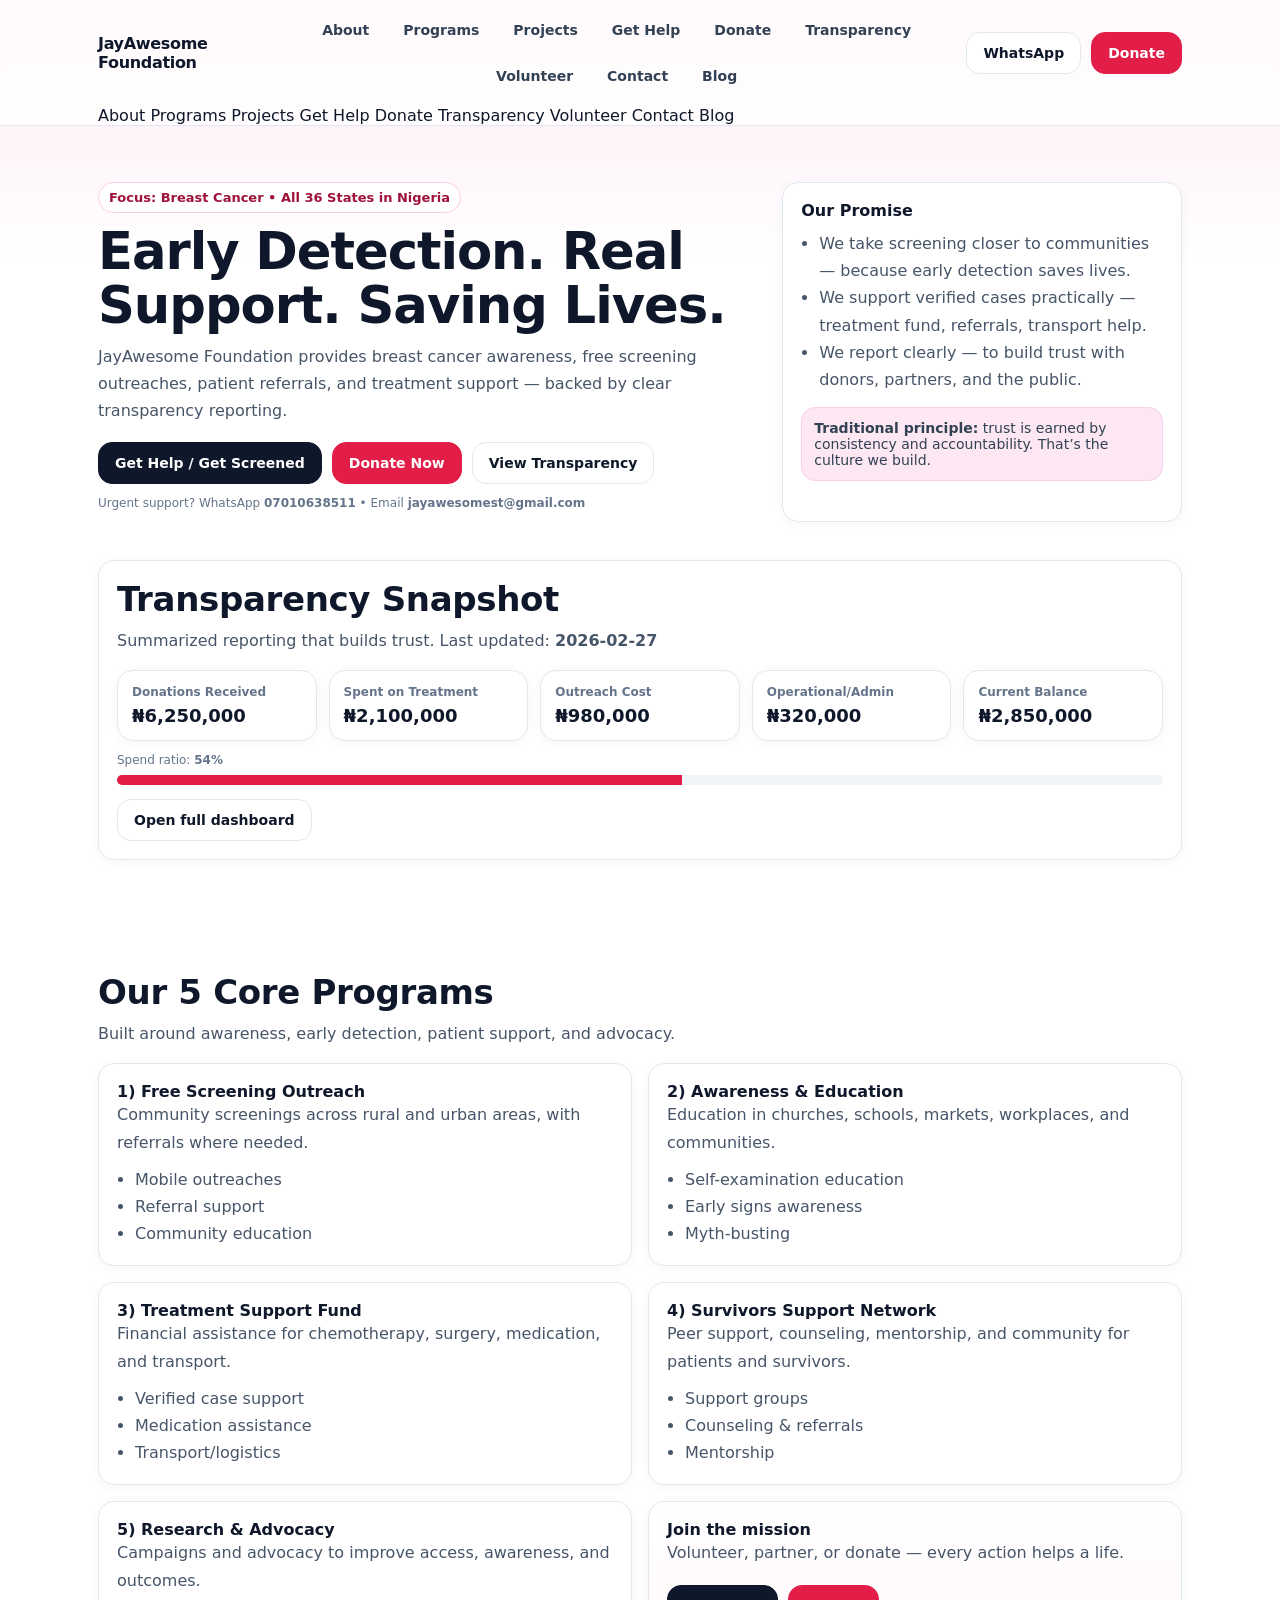
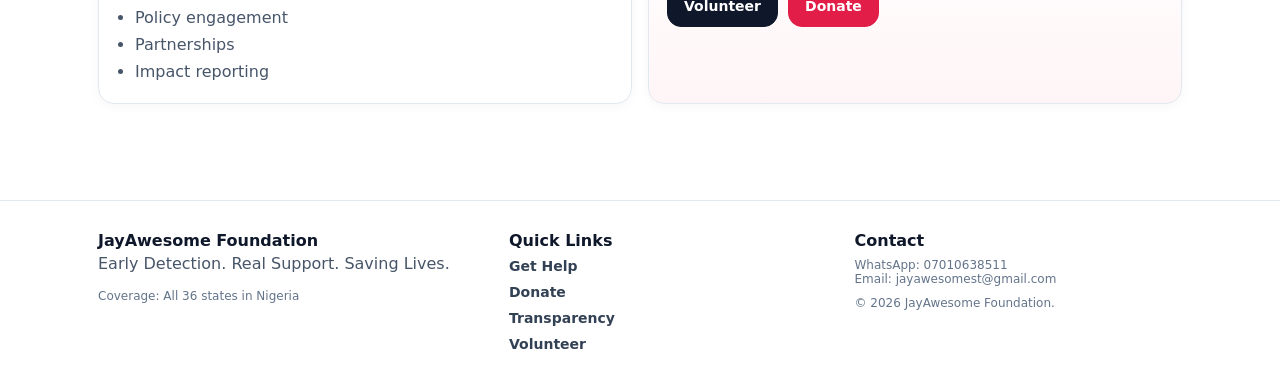
<file: index.html>
<!doctype html>
<html lang="en">
<head>
  <meta charset="utf-8" />
  <meta name="viewport" content="width=device-width, initial-scale=1" />
  <title>JayAwesome Foundation</title>
  <meta name="description" content="Breast cancer awareness, screening outreach, and treatment support across all 36 states in Nigeria." />
  <link rel="stylesheet" href="assets/css/styles.css" />
</head>
<body>

<header>
  <div class="container">
    <div class="navbar">
      <a class="brand" href="index.html">JayAwesome Foundation</a>

      <nav class="navlinks" aria-label="Primary Navigation">
        <a href="about.html">About</a>
        <a href="programs.html">Programs</a>
        <a href="projects.html">Projects</a>
        <a href="get-help.html">Get Help</a>
        <a href="donate.html">Donate</a>
        <a href="transparency.html">Transparency</a>
        <a href="volunteer.html">Volunteer</a>
        <a href="contact.html">Contact</a>
        <a href="blog.html">Blog</a>
      </nav>

      <div class="nav-actions">
        <button class="btn mobile-toggle" data-mobile-toggle aria-expanded="false">Menu</button>
        <a class="btn" href="https://wa.me/2347010638511" target="_blank" rel="noreferrer">WhatsApp</a>
        <a class="btn btn-primary" href="donate.html">Donate</a>
      </div>
    </div>

    <div class="mobile-panel" data-mobile-panel>
      <a href="about.html">About</a>
      <a href="programs.html">Programs</a>
      <a href="projects.html">Projects</a>
      <a href="get-help.html">Get Help</a>
      <a href="donate.html">Donate</a>
      <a href="transparency.html">Transparency</a>
      <a href="volunteer.html">Volunteer</a>
      <a href="contact.html">Contact</a>
      <a href="blog.html">Blog</a>
    </div>
  </div>
</header>

<section class="hero">
  <div class="container">
    <div class="hero-wrap">
      <div>
        <div class="badge">Focus: Breast Cancer • All 36 States in Nigeria</div>
        <h1 class="h1">Early Detection. Real Support. Saving Lives.</h1>
        <p class="p">
          JayAwesome Foundation provides breast cancer awareness, free screening outreaches,
          patient referrals, and treatment support — backed by clear transparency reporting.
        </p>

        <div class="btnrow">
          <a class="btn btn-dark" href="get-help.html">Get Help / Get Screened</a>
          <a class="btn btn-primary" href="donate.html">Donate Now</a>
          <a class="btn" href="transparency.html">View Transparency</a>
        </div>

        <p class="small" style="margin-top:12px">
          Urgent support? WhatsApp <b>07010638511</b> • Email <b>jayawesomest@gmail.com</b>
        </p>
      </div>

      <div class="card promise">
        <div style="font-weight:900;">Our Promise</div>
        <ul>
          <li>We take screening closer to communities — because early detection saves lives.</li>
          <li>We support verified cases practically — treatment fund, referrals, transport help.</li>
          <li>We report clearly — to build trust with donors, partners, and the public.</li>
        </ul>
        <div class="note">
          <b>Traditional principle:</b> trust is earned by consistency and accountability.
          That’s the culture we build.
        </div>
      </div>
    </div>
  </div>
</section>

<section class="section" style="padding-top:18px">
  <div class="container">
    <div class="card" data-ledger data-ledger-src="data/ledger.json">
      <h2 class="h2">Transparency Snapshot</h2>
      <p class="p">Summarized reporting that builds trust. Last updated: <b data-last-updated>—</b></p>

      <div style="margin-top:16px" class="kpi">
        <div class="card k">
          <div class="label">Donations Received</div>
          <div class="value" data-kpi-donations>—</div>
        </div>
        <div class="card k">
          <div class="label">Spent on Treatment</div>
          <div class="value" data-kpi-treatment>—</div>
        </div>
        <div class="card k">
          <div class="label">Outreach Cost</div>
          <div class="value" data-kpi-outreach>—</div>
        </div>
        <div class="card k">
          <div class="label">Operational/Admin</div>
          <div class="value" data-kpi-admin>—</div>
        </div>
        <div class="card k">
          <div class="label">Current Balance</div>
          <div class="value" data-kpi-balance>—</div>
        </div>
      </div>

      <div class="progress">
        <div class="small">Spend ratio: <b data-spend-pct>—</b></div>
        <div class="bar" style="margin-top:8px"><div data-spend-bar></div></div>
      </div>

      <div class="btnrow" style="margin-top:14px">
        <a class="btn" href="transparency.html">Open full dashboard</a>
      </div>
    </div>
  </div>
</section>

<section class="section">
  <div class="container">
    <h2 class="h2">Our 5 Core Programs</h2>
    <p class="p">Built around awareness, early detection, patient support, and advocacy.</p>

    <div class="grid grid-2" style="margin-top:16px">
      <div class="card">
        <div style="font-weight:900">1) Free Screening Outreach</div>
        <p class="p">Community screenings across rural and urban areas, with referrals where needed.</p>
        <ul class="list">
          <li>Mobile outreaches</li>
          <li>Referral support</li>
          <li>Community education</li>
        </ul>
      </div>

      <div class="card">
        <div style="font-weight:900">2) Awareness & Education</div>
        <p class="p">Education in churches, schools, markets, workplaces, and communities.</p>
        <ul class="list">
          <li>Self-examination education</li>
          <li>Early signs awareness</li>
          <li>Myth-busting</li>
        </ul>
      </div>

      <div class="card">
        <div style="font-weight:900">3) Treatment Support Fund</div>
        <p class="p">Financial assistance for chemotherapy, surgery, medication, and transport.</p>
        <ul class="list">
          <li>Verified case support</li>
          <li>Medication assistance</li>
          <li>Transport/logistics</li>
        </ul>
      </div>

      <div class="card">
        <div style="font-weight:900">4) Survivors Support Network</div>
        <p class="p">Peer support, counseling, mentorship, and community for patients and survivors.</p>
        <ul class="list">
          <li>Support groups</li>
          <li>Counseling & referrals</li>
          <li>Mentorship</li>
        </ul>
      </div>

      <div class="card">
        <div style="font-weight:900">5) Research & Advocacy</div>
        <p class="p">Campaigns and advocacy to improve access, awareness, and outcomes.</p>
        <ul class="list">
          <li>Policy engagement</li>
          <li>Partnerships</li>
          <li>Impact reporting</li>
        </ul>
      </div>

      <div class="card" style="background:linear-gradient(180deg,#fff, #fff5f7)">
        <div style="font-weight:900">Join the mission</div>
        <p class="p">Volunteer, partner, or donate — every action helps a life.</p>
        <div class="btnrow">
          <a class="btn btn-dark" href="volunteer.html">Volunteer</a>
          <a class="btn btn-primary" href="donate.html">Donate</a>
        </div>
      </div>
    </div>
  </div>
</section>

<footer class="footer">
  <div class="container">
    <div class="cols">
      <div>
        <div style="font-weight:900">JayAwesome Foundation</div>
        <p class="p">Early Detection. Real Support. Saving Lives.</p>
        <p class="small">Coverage: All 36 states in Nigeria</p>
      </div>
      <div>
        <div style="font-weight:900; margin-bottom:8px">Quick Links</div>
        <div class="grid" style="gap:10px">
          <a href="get-help.html">Get Help</a>
          <a href="donate.html">Donate</a>
          <a href="transparency.html">Transparency</a>
          <a href="volunteer.html">Volunteer</a>
        </div>
      </div>
      <div>
        <div style="font-weight:900; margin-bottom:8px">Contact</div>
        <div class="small">WhatsApp: 07010638511</div>
        <div class="small">Email: jayawesomest@gmail.com</div>
        <div class="small" style="margin-top:10px">© <span data-year></span> JayAwesome Foundation.</div>
      </div>
    </div>
  </div>
</footer>

<script src="assets/js/main.js"></script>
<script src="assets/js/ledger.js"></script>
</body>
</html>
</file>
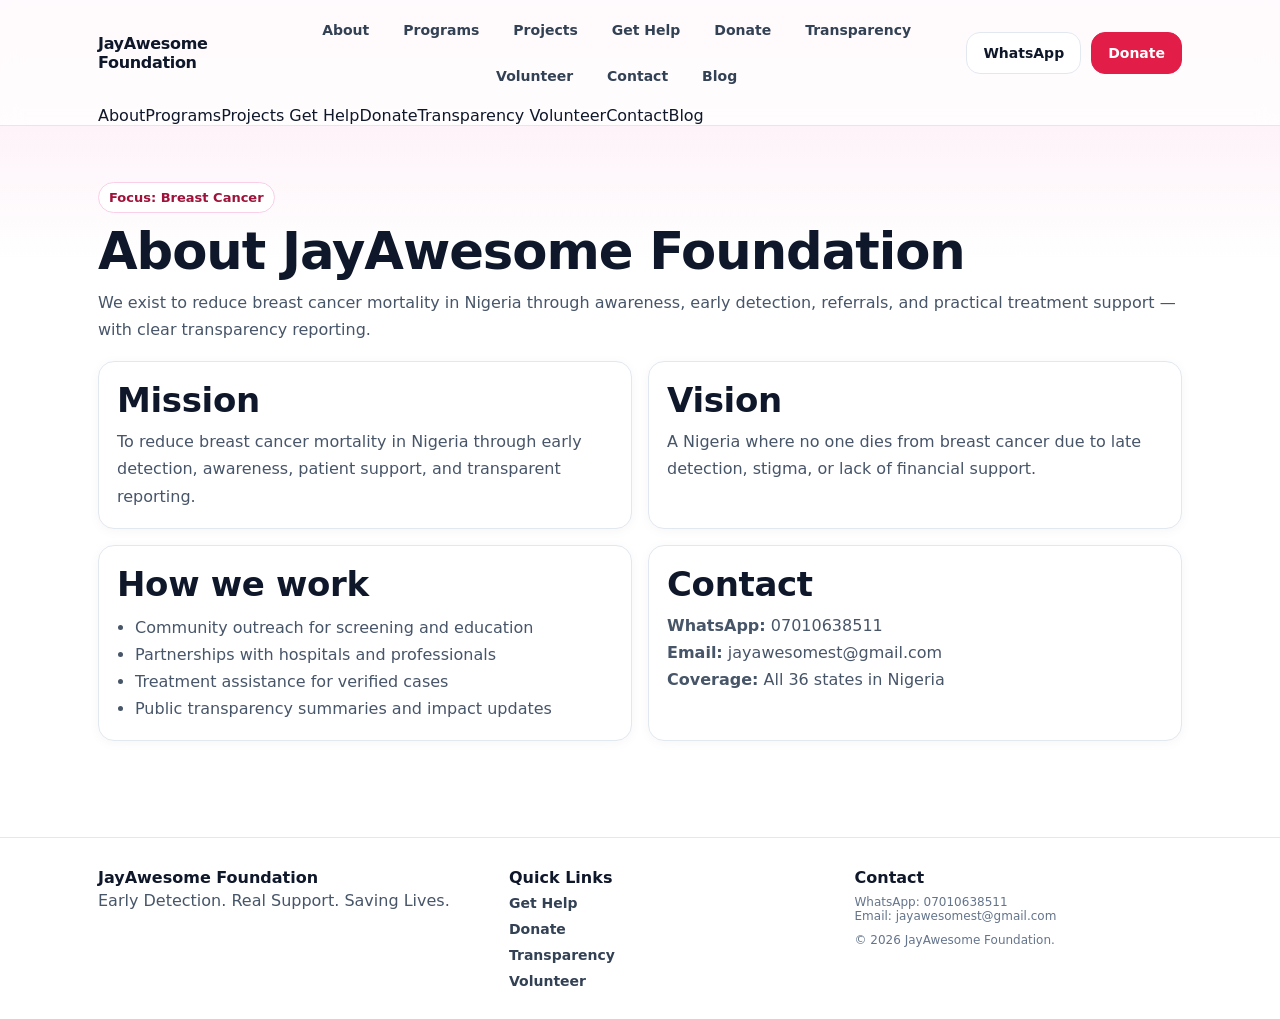
<file: about.html>
<!doctype html><html lang="en"><head>
<meta charset="utf-8"/><meta name="viewport" content="width=device-width,initial-scale=1"/>
<title>About • JayAwesome Foundation</title>
<link rel="stylesheet" href="assets/css/styles.css"/></head><body>
<header><div class="container"><div class="navbar">
<a class="brand" href="index.html">JayAwesome Foundation</a>
<nav class="navlinks">
<a href="about.html">About</a><a href="programs.html">Programs</a><a href="projects.html">Projects</a>
<a href="get-help.html">Get Help</a><a href="donate.html">Donate</a><a href="transparency.html">Transparency</a>
<a href="volunteer.html">Volunteer</a><a href="contact.html">Contact</a><a href="blog.html">Blog</a>
</nav>
<div class="nav-actions">
<button class="btn mobile-toggle" data-mobile-toggle aria-expanded="false">Menu</button>
<a class="btn" href="https://wa.me/2347010638511" target="_blank" rel="noreferrer">WhatsApp</a>
<a class="btn btn-primary" href="donate.html">Donate</a>
</div></div>
<div class="mobile-panel" data-mobile-panel>
<a href="about.html">About</a><a href="programs.html">Programs</a><a href="projects.html">Projects</a>
<a href="get-help.html">Get Help</a><a href="donate.html">Donate</a><a href="transparency.html">Transparency</a>
<a href="volunteer.html">Volunteer</a><a href="contact.html">Contact</a><a href="blog.html">Blog</a>
</div></div></header>

<section class="section"><div class="container">
<div class="badge">Focus: Breast Cancer</div>
<h1 class="h1">About JayAwesome Foundation</h1>
<p class="p">We exist to reduce breast cancer mortality in Nigeria through awareness, early detection, referrals, and practical treatment support — with clear transparency reporting.</p>

<div class="grid grid-2" style="margin-top:18px">
<div class="card"><h2 class="h2">Mission</h2>
<p class="p">To reduce breast cancer mortality in Nigeria through early detection, awareness, patient support, and transparent reporting.</p></div>

<div class="card"><h2 class="h2">Vision</h2>
<p class="p">A Nigeria where no one dies from breast cancer due to late detection, stigma, or lack of financial support.</p></div>

<div class="card"><h2 class="h2">How we work</h2>
<ul class="list">
<li>Community outreach for screening and education</li>
<li>Partnerships with hospitals and professionals</li>
<li>Treatment assistance for verified cases</li>
<li>Public transparency summaries and impact updates</li>
</ul></div>

<div class="card"><h2 class="h2">Contact</h2>
<p class="p"><b>WhatsApp:</b> 07010638511<br/><b>Email:</b> jayawesomest@gmail.com<br/><b>Coverage:</b> All 36 states in Nigeria</p>
</div>
</div></div></section>

<footer class="footer"><div class="container"><div class="cols">
<div><div style="font-weight:900">JayAwesome Foundation</div><p class="p">Early Detection. Real Support. Saving Lives.</p></div>
<div><div style="font-weight:900;margin-bottom:8px">Quick Links</div>
<div class="grid" style="gap:10px"><a href="get-help.html">Get Help</a><a href="donate.html">Donate</a><a href="transparency.html">Transparency</a><a href="volunteer.html">Volunteer</a></div></div>
<div><div style="font-weight:900;margin-bottom:8px">Contact</div>
<div class="small">WhatsApp: 07010638511</div><div class="small">Email: jayawesomest@gmail.com</div>
<div class="small" style="margin-top:10px">© <span data-year></span> JayAwesome Foundation.</div></div>
</div></div></footer>
<script src="assets/js/main.js"></script></body></html>
</file>
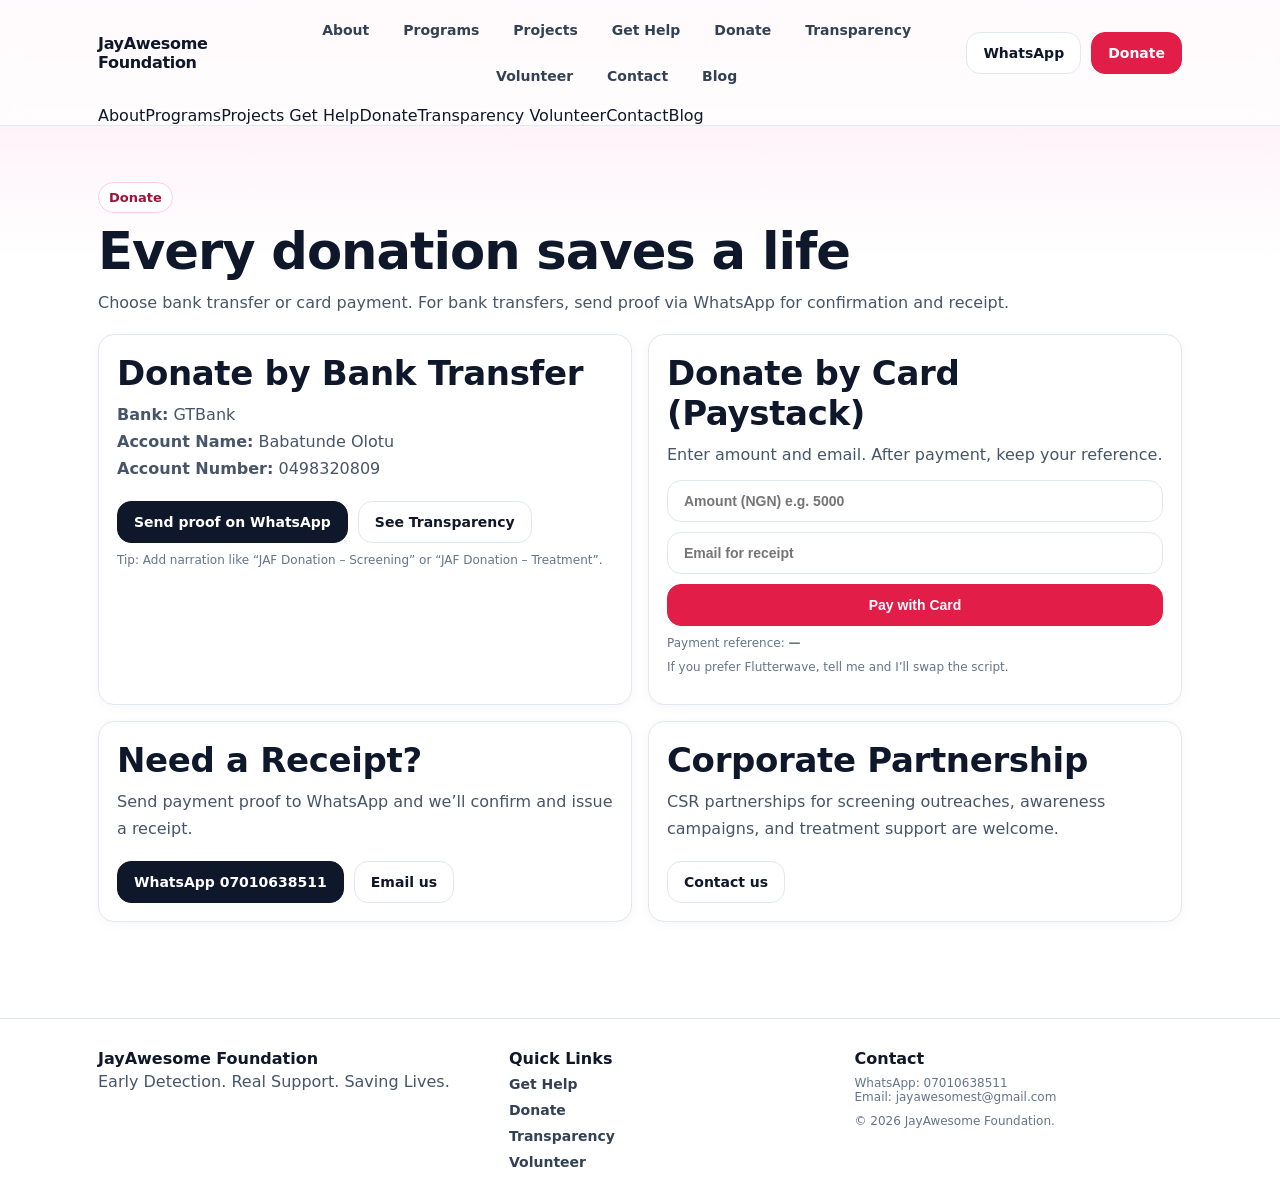
<file: donate.html>
<!doctype html><html lang="en"><head>
<meta charset="utf-8"/><meta name="viewport" content="width=device-width,initial-scale=1"/>
<title>Donate • JayAwesome Foundation</title>
<link rel="stylesheet" href="assets/css/styles.css"/></head><body>
<header><div class="container"><div class="navbar">
<a class="brand" href="index.html">JayAwesome Foundation</a>
<nav class="navlinks">
<a href="about.html">About</a><a href="programs.html">Programs</a><a href="projects.html">Projects</a>
<a href="get-help.html">Get Help</a><a href="donate.html">Donate</a><a href="transparency.html">Transparency</a>
<a href="volunteer.html">Volunteer</a><a href="contact.html">Contact</a><a href="blog.html">Blog</a>
</nav><div class="nav-actions">
<button class="btn mobile-toggle" data-mobile-toggle aria-expanded="false">Menu</button>
<a class="btn" href="https://wa.me/2347010638511" target="_blank" rel="noreferrer">WhatsApp</a>
<a class="btn btn-primary" href="donate.html">Donate</a></div></div>
<div class="mobile-panel" data-mobile-panel>
<a href="about.html">About</a><a href="programs.html">Programs</a><a href="projects.html">Projects</a>
<a href="get-help.html">Get Help</a><a href="donate.html">Donate</a><a href="transparency.html">Transparency</a>
<a href="volunteer.html">Volunteer</a><a href="contact.html">Contact</a><a href="blog.html">Blog</a>
</div></div></header>

<section class="section"><div class="container">
<div class="badge">Donate</div>
<h1 class="h1">Every donation saves a life</h1>
<p class="p">Choose bank transfer or card payment. For bank transfers, send proof via WhatsApp for confirmation and receipt.</p>

<div class="grid grid-2" style="margin-top:18px">
<div class="card">
<h2 class="h2">Donate by Bank Transfer</h2>
<p class="p">
<b>Bank:</b> GTBank<br/>
<b>Account Name:</b> Babatunde Olotu<br/>
<b>Account Number:</b> 0498320809
</p>
<div class="btnrow">
<a class="btn btn-dark" href="https://wa.me/2347010638511" target="_blank" rel="noreferrer">Send proof on WhatsApp</a>
<a class="btn" href="transparency.html">See Transparency</a>
</div>
<p class="small" style="margin-top:10px">Tip: Add narration like “JAF Donation – Screening” or “JAF Donation – Treatment”.</p>
</div>

<div class="card">
<h2 class="h2">Donate by Card (Paystack)</h2>
<p class="p">Enter amount and email. After payment, keep your reference.</p>

<div class="grid" style="gap:10px; margin-top:12px">
  <input id="donateAmount" class="btn" style="justify-content:flex-start; width:100%" type="number" min="100" placeholder="Amount (NGN) e.g. 5000" />
  <input id="donorEmail" class="btn" style="justify-content:flex-start; width:100%" type="email" placeholder="Email for receipt" />
  <button class="btn btn-primary" data-paystack-btn style="width:100%">Pay with Card</button>
  <div class="small">Payment reference: <b data-paystack-ref>—</b></div>
</div>

<!-- Put your Paystack public key here -->
<div data-paystack-key="YOUR_PAYSTACK_PUBLIC_KEY_HERE" style="display:none"></div>

<p class="small" style="margin-top:10px">If you prefer Flutterwave, tell me and I’ll swap the script.</p>
</div>

<div class="card">
<h2 class="h2">Need a Receipt?</h2>
<p class="p">Send payment proof to WhatsApp and we’ll confirm and issue a receipt.</p>
<div class="btnrow">
<a class="btn btn-dark" href="https://wa.me/2347010638511" target="_blank" rel="noreferrer">WhatsApp 07010638511</a>
<a class="btn" href="mailto:jayawesomest@gmail.com">Email us</a>
</div>
</div>

<div class="card">
<h2 class="h2">Corporate Partnership</h2>
<p class="p">CSR partnerships for screening outreaches, awareness campaigns, and treatment support are welcome.</p>
<div class="btnrow"><a class="btn" href="contact.html">Contact us</a></div>
</div>

</div></div></section>

<footer class="footer"><div class="container"><div class="cols">
<div><div style="font-weight:900">JayAwesome Foundation</div><p class="p">Early Detection. Real Support. Saving Lives.</p></div>
<div><div style="font-weight:900;margin-bottom:8px">Quick Links</div>
<div class="grid" style="gap:10px"><a href="get-help.html">Get Help</a><a href="donate.html">Donate</a><a href="transparency.html">Transparency</a><a href="volunteer.html">Volunteer</a></div></div>
<div><div style="font-weight:900;margin-bottom:8px">Contact</div>
<div class="small">WhatsApp: 07010638511</div><div class="small">Email: jayawesomest@gmail.com</div>
<div class="small" style="margin-top:10px">© <span data-year></span> JayAwesome Foundation.</div></div>
</div></div></footer>

<script src="assets/js/main.js"></script>
<script src="https://js.paystack.co/v1/inline.js"></script>
<script src="assets/js/paystack.js"></script>
</body></html>
</file>
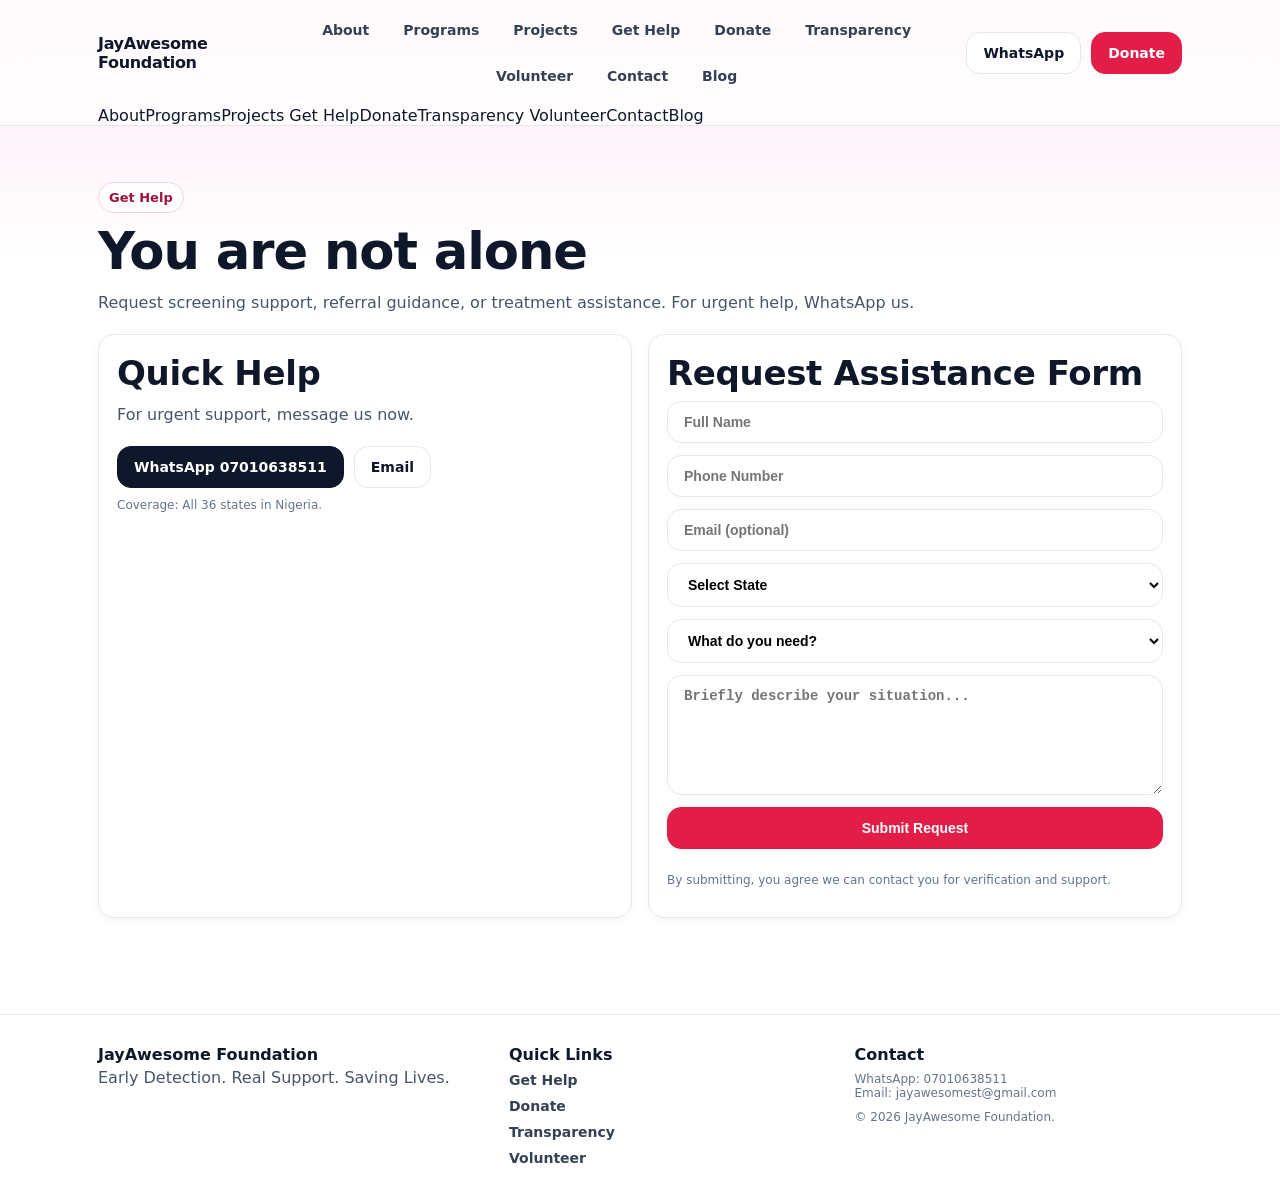
<file: get-help.html>
<!doctype html><html lang="en"><head>
<meta charset="utf-8"/><meta name="viewport" content="width=device-width,initial-scale=1"/>
<title>Get Help • JayAwesome Foundation</title>
<link rel="stylesheet" href="assets/css/styles.css"/></head><body>
<header><div class="container"><div class="navbar">
<a class="brand" href="index.html">JayAwesome Foundation</a>
<nav class="navlinks">
<a href="about.html">About</a><a href="programs.html">Programs</a><a href="projects.html">Projects</a>
<a href="get-help.html">Get Help</a><a href="donate.html">Donate</a><a href="transparency.html">Transparency</a>
<a href="volunteer.html">Volunteer</a><a href="contact.html">Contact</a><a href="blog.html">Blog</a>
</nav><div class="nav-actions">
<button class="btn mobile-toggle" data-mobile-toggle aria-expanded="false">Menu</button>
<a class="btn" href="https://wa.me/2347010638511" target="_blank" rel="noreferrer">WhatsApp</a>
<a class="btn btn-primary" href="donate.html">Donate</a></div></div>
<div class="mobile-panel" data-mobile-panel>
<a href="about.html">About</a><a href="programs.html">Programs</a><a href="projects.html">Projects</a>
<a href="get-help.html">Get Help</a><a href="donate.html">Donate</a><a href="transparency.html">Transparency</a>
<a href="volunteer.html">Volunteer</a><a href="contact.html">Contact</a><a href="blog.html">Blog</a>
</div></div></header>

<section class="section"><div class="container">
<div class="badge">Get Help</div>
<h1 class="h1">You are not alone</h1>
<p class="p">Request screening support, referral guidance, or treatment assistance. For urgent help, WhatsApp us.</p>

<div class="grid grid-2" style="margin-top:18px">
<div class="card">
<h2 class="h2">Quick Help</h2>
<p class="p">For urgent support, message us now.</p>
<div class="btnrow">
<a class="btn btn-dark" href="https://wa.me/2347010638511" target="_blank" rel="noreferrer">WhatsApp 07010638511</a>
<a class="btn" href="mailto:jayawesomest@gmail.com">Email</a>
</div>
<p class="small" style="margin-top:10px">Coverage: All 36 states in Nigeria.</p>
</div>

<div class="card">
<h2 class="h2">Request Assistance Form</h2>

<form action="https://formsubmit.co/jayawesomest@gmail.com" method="POST" class="grid" style="gap:12px">
  <!-- FormSubmit config -->
  <input type="hidden" name="_subject" value="New Help Request — JayAwesome Foundation" />
  <input type="hidden" name="_captcha" value="false" />
  <input type="hidden" name="_template" value="table" />
  <input type="hidden" name="_next" value="https://YOUR_GITHUB_PAGES_URL_HERE/thank-you.html" />

  <input class="btn" style="justify-content:flex-start; width:100%" name="Full Name" placeholder="Full Name" required />
  <input class="btn" style="justify-content:flex-start; width:100%" name="Phone" placeholder="Phone Number" required />
  <input class="btn" style="justify-content:flex-start; width:100%" name="Email" placeholder="Email (optional)" />

  <select class="btn" style="justify-content:flex-start; width:100%" name="State" required>
    <option value="">Select State</option>
    <option>Abia</option><option>Adamawa</option><option>Akwa Ibom</option><option>Anambra</option><option>Bauchi</option>
    <option>Bayelsa</option><option>Benue</option><option>Borno</option><option>Cross River</option><option>Delta</option>
    <option>Ebonyi</option><option>Edo</option><option>Ekiti</option><option>Enugu</option><option>FCT</option>
    <option>Gombe</option><option>Imo</option><option>Jigawa</option><option>Kaduna</option><option>Kano</option>
    <option>Katsina</option><option>Kebbi</option><option>Kogi</option><option>Kwara</option><option>Lagos</option>
    <option>Nasarawa</option><option>Niger</option><option>Ogun</option><option>Ondo</option><option>Osun</option>
    <option>Oyo</option><option>Plateau</option><option>Rivers</option><option>Sokoto</option><option>Taraba</option>
    <option>Yobe</option><option>Zamfara</option>
  </select>

  <select class="btn" style="justify-content:flex-start; width:100%" name="Need Type" required>
    <option value="">What do you need?</option>
    <option>Screening</option>
    <option>Referral</option>
    <option>Treatment Support</option>
    <option>Counseling</option>
    <option>Other</option>
  </select>

  <textarea class="btn" style="justify-content:flex-start; width:100%; min-height:120px" name="Message" placeholder="Briefly describe your situation..." required></textarea>

  <button class="btn btn-primary" type="submit" style="width:100%">Submit Request</button>
  <p class="small">By submitting, you agree we can contact you for verification and support.</p>
</form>

</div>
</div>
</div></section>

<footer class="footer"><div class="container"><div class="cols">
<div><div style="font-weight:900">JayAwesome Foundation</div><p class="p">Early Detection. Real Support. Saving Lives.</p></div>
<div><div style="font-weight:900;margin-bottom:8px">Quick Links</div>
<div class="grid" style="gap:10px"><a href="get-help.html">Get Help</a><a href="donate.html">Donate</a><a href="transparency.html">Transparency</a><a href="volunteer.html">Volunteer</a></div></div>
<div><div style="font-weight:900;margin-bottom:8px">Contact</div>
<div class="small">WhatsApp: 07010638511</div><div class="small">Email: jayawesomest@gmail.com</div>
<div class="small" style="margin-top:10px">© <span data-year></span> JayAwesome Foundation.</div></div>
</div></div></footer>
<script src="assets/js/main.js"></script></body></html>
</file>
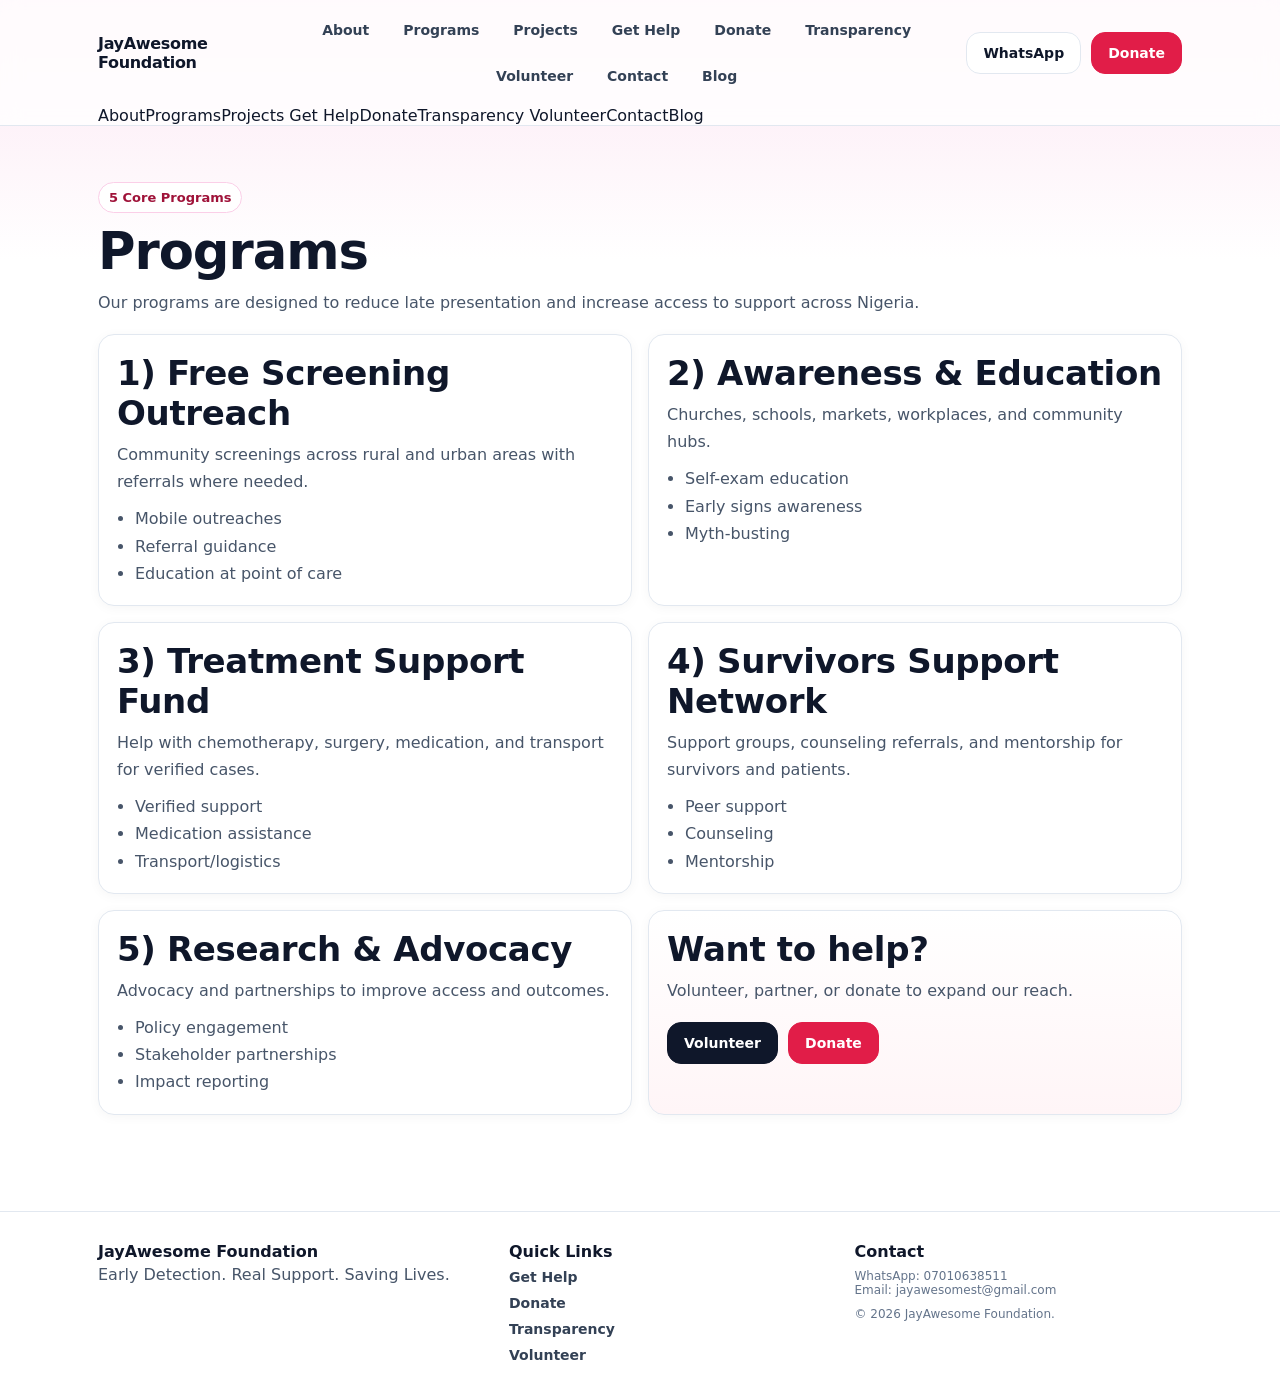
<file: programs.html>
<!doctype html><html lang="en"><head>
<meta charset="utf-8"/><meta name="viewport" content="width=device-width,initial-scale=1"/>
<title>Programs • JayAwesome Foundation</title>
<link rel="stylesheet" href="assets/css/styles.css"/></head><body>
<header><div class="container"><div class="navbar">
<a class="brand" href="index.html">JayAwesome Foundation</a>
<nav class="navlinks">
<a href="about.html">About</a><a href="programs.html">Programs</a><a href="projects.html">Projects</a>
<a href="get-help.html">Get Help</a><a href="donate.html">Donate</a><a href="transparency.html">Transparency</a>
<a href="volunteer.html">Volunteer</a><a href="contact.html">Contact</a><a href="blog.html">Blog</a>
</nav><div class="nav-actions">
<button class="btn mobile-toggle" data-mobile-toggle aria-expanded="false">Menu</button>
<a class="btn" href="https://wa.me/2347010638511" target="_blank" rel="noreferrer">WhatsApp</a>
<a class="btn btn-primary" href="donate.html">Donate</a></div></div>
<div class="mobile-panel" data-mobile-panel>
<a href="about.html">About</a><a href="programs.html">Programs</a><a href="projects.html">Projects</a>
<a href="get-help.html">Get Help</a><a href="donate.html">Donate</a><a href="transparency.html">Transparency</a>
<a href="volunteer.html">Volunteer</a><a href="contact.html">Contact</a><a href="blog.html">Blog</a>
</div></div></header>

<section class="section"><div class="container">
<div class="badge">5 Core Programs</div>
<h1 class="h1">Programs</h1>
<p class="p">Our programs are designed to reduce late presentation and increase access to support across Nigeria.</p>

<div class="grid grid-2" style="margin-top:18px">
<div class="card"><h2 class="h2">1) Free Screening Outreach</h2><p class="p">Community screenings across rural and urban areas with referrals where needed.</p><ul class="list"><li>Mobile outreaches</li><li>Referral guidance</li><li>Education at point of care</li></ul></div>
<div class="card"><h2 class="h2">2) Awareness & Education</h2><p class="p">Churches, schools, markets, workplaces, and community hubs.</p><ul class="list"><li>Self-exam education</li><li>Early signs awareness</li><li>Myth-busting</li></ul></div>
<div class="card"><h2 class="h2">3) Treatment Support Fund</h2><p class="p">Help with chemotherapy, surgery, medication, and transport for verified cases.</p><ul class="list"><li>Verified support</li><li>Medication assistance</li><li>Transport/logistics</li></ul></div>
<div class="card"><h2 class="h2">4) Survivors Support Network</h2><p class="p">Support groups, counseling referrals, and mentorship for survivors and patients.</p><ul class="list"><li>Peer support</li><li>Counseling</li><li>Mentorship</li></ul></div>
<div class="card"><h2 class="h2">5) Research & Advocacy</h2><p class="p">Advocacy and partnerships to improve access and outcomes.</p><ul class="list"><li>Policy engagement</li><li>Stakeholder partnerships</li><li>Impact reporting</li></ul></div>
<div class="card" style="background:linear-gradient(180deg,#fff,#fff5f7)"><h2 class="h2">Want to help?</h2><p class="p">Volunteer, partner, or donate to expand our reach.</p>
<div class="btnrow"><a class="btn btn-dark" href="volunteer.html">Volunteer</a><a class="btn btn-primary" href="donate.html">Donate</a></div></div>
</div></div></section>

<footer class="footer"><div class="container"><div class="cols">
<div><div style="font-weight:900">JayAwesome Foundation</div><p class="p">Early Detection. Real Support. Saving Lives.</p></div>
<div><div style="font-weight:900;margin-bottom:8px">Quick Links</div>
<div class="grid" style="gap:10px"><a href="get-help.html">Get Help</a><a href="donate.html">Donate</a><a href="transparency.html">Transparency</a><a href="volunteer.html">Volunteer</a></div></div>
<div><div style="font-weight:900;margin-bottom:8px">Contact</div>
<div class="small">WhatsApp: 07010638511</div><div class="small">Email: jayawesomest@gmail.com</div>
<div class="small" style="margin-top:10px">© <span data-year></span> JayAwesome Foundation.</div></div>
</div></div></footer>
<script src="assets/js/main.js"></script></body></html>
</file>
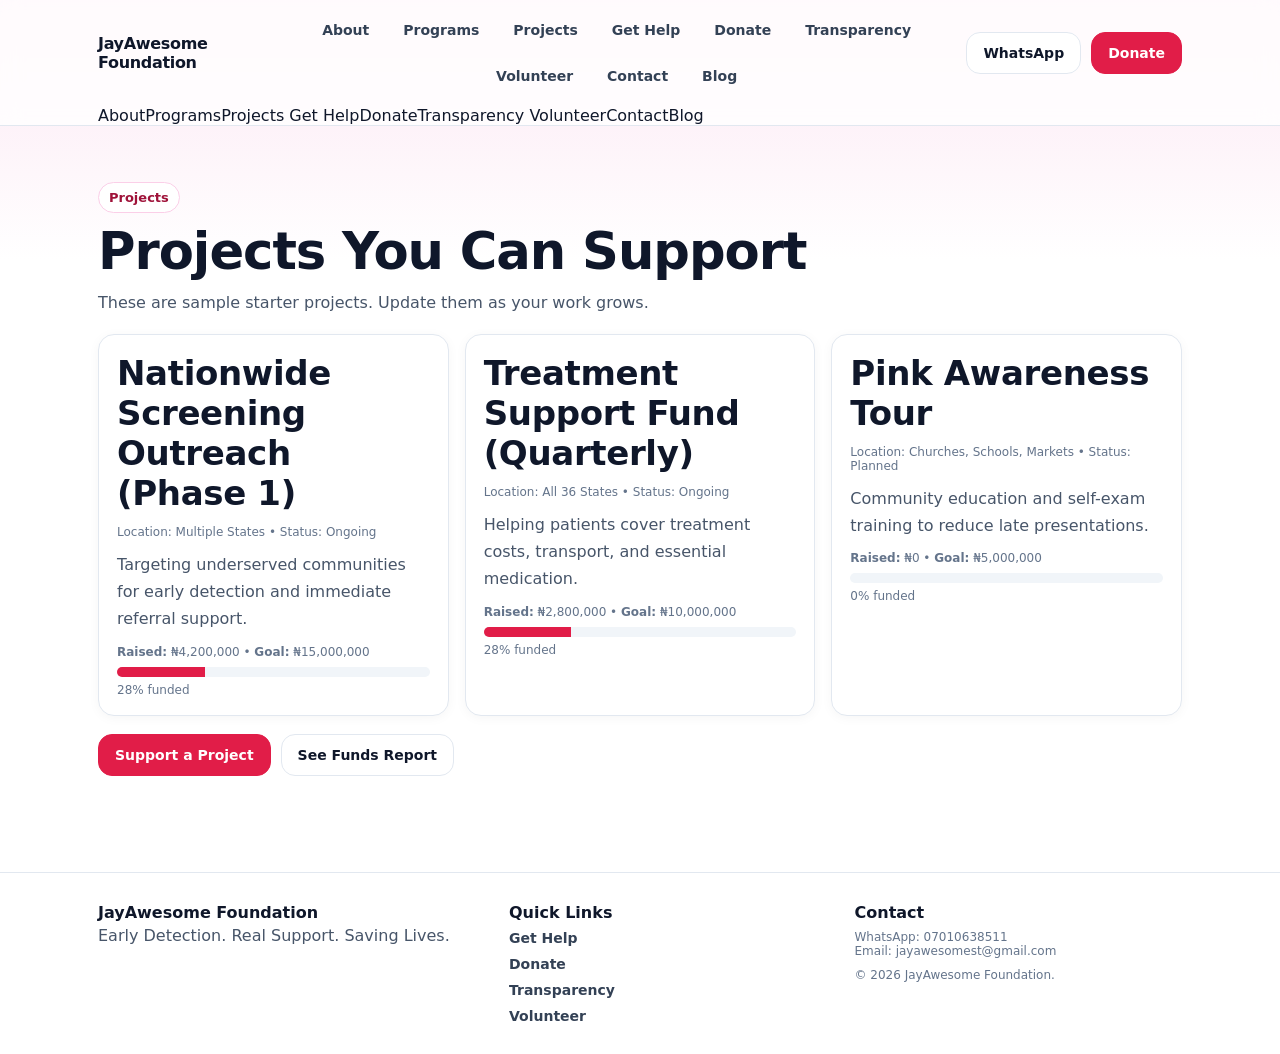
<file: projects.html>
<!doctype html><html lang="en"><head>
<meta charset="utf-8"/><meta name="viewport" content="width=device-width,initial-scale=1"/>
<title>Projects • JayAwesome Foundation</title>
<link rel="stylesheet" href="assets/css/styles.css"/></head><body>
<header><div class="container"><div class="navbar">
<a class="brand" href="index.html">JayAwesome Foundation</a>
<nav class="navlinks">
<a href="about.html">About</a><a href="programs.html">Programs</a><a href="projects.html">Projects</a>
<a href="get-help.html">Get Help</a><a href="donate.html">Donate</a><a href="transparency.html">Transparency</a>
<a href="volunteer.html">Volunteer</a><a href="contact.html">Contact</a><a href="blog.html">Blog</a>
</nav><div class="nav-actions">
<button class="btn mobile-toggle" data-mobile-toggle aria-expanded="false">Menu</button>
<a class="btn" href="https://wa.me/2347010638511" target="_blank" rel="noreferrer">WhatsApp</a>
<a class="btn btn-primary" href="donate.html">Donate</a></div></div>
<div class="mobile-panel" data-mobile-panel>
<a href="about.html">About</a><a href="programs.html">Programs</a><a href="projects.html">Projects</a>
<a href="get-help.html">Get Help</a><a href="donate.html">Donate</a><a href="transparency.html">Transparency</a>
<a href="volunteer.html">Volunteer</a><a href="contact.html">Contact</a><a href="blog.html">Blog</a>
</div></div></header>

<section class="section"><div class="container">
<div class="badge">Projects</div>
<h1 class="h1">Projects You Can Support</h1>
<p class="p">These are sample starter projects. Update them as your work grows.</p>

<div class="grid grid-3" style="margin-top:18px">
<div class="card">
<h2 class="h2" style="margin-bottom:6px">Nationwide Screening Outreach (Phase 1)</h2>
<p class="small">Location: Multiple States • Status: Ongoing</p>
<p class="p" style="margin-top:10px">Targeting underserved communities for early detection and immediate referral support.</p>
<div class="progress">
<div class="small"><b>Raised:</b> ₦4,200,000 • <b>Goal:</b> ₦15,000,000</div>
<div class="bar" style="margin-top:8px"><div style="width:28%"></div></div>
<div class="small" style="margin-top:6px">28% funded</div>
</div>
</div>

<div class="card">
<h2 class="h2" style="margin-bottom:6px">Treatment Support Fund (Quarterly)</h2>
<p class="small">Location: All 36 States • Status: Ongoing</p>
<p class="p" style="margin-top:10px">Helping patients cover treatment costs, transport, and essential medication.</p>
<div class="progress">
<div class="small"><b>Raised:</b> ₦2,800,000 • <b>Goal:</b> ₦10,000,000</div>
<div class="bar" style="margin-top:8px"><div style="width:28%"></div></div>
<div class="small" style="margin-top:6px">28% funded</div>
</div>
</div>

<div class="card">
<h2 class="h2" style="margin-bottom:6px">Pink Awareness Tour</h2>
<p class="small">Location: Churches, Schools, Markets • Status: Planned</p>
<p class="p" style="margin-top:10px">Community education and self-exam training to reduce late presentations.</p>
<div class="progress">
<div class="small"><b>Raised:</b> ₦0 • <b>Goal:</b> ₦5,000,000</div>
<div class="bar" style="margin-top:8px"><div style="width:0%"></div></div>
<div class="small" style="margin-top:6px">0% funded</div>
</div>
</div>
</div>

<div class="btnrow" style="margin-top:18px">
<a class="btn btn-primary" href="donate.html">Support a Project</a>
<a class="btn" href="transparency.html">See Funds Report</a>
</div>

</div></section>

<footer class="footer"><div class="container"><div class="cols">
<div><div style="font-weight:900">JayAwesome Foundation</div><p class="p">Early Detection. Real Support. Saving Lives.</p></div>
<div><div style="font-weight:900;margin-bottom:8px">Quick Links</div>
<div class="grid" style="gap:10px"><a href="get-help.html">Get Help</a><a href="donate.html">Donate</a><a href="transparency.html">Transparency</a><a href="volunteer.html">Volunteer</a></div></div>
<div><div style="font-weight:900;margin-bottom:8px">Contact</div>
<div class="small">WhatsApp: 07010638511</div><div class="small">Email: jayawesomest@gmail.com</div>
<div class="small" style="margin-top:10px">© <span data-year></span> JayAwesome Foundation.</div></div>
</div></div></footer>
<script src="assets/js/main.js"></script></body></html>
</file>
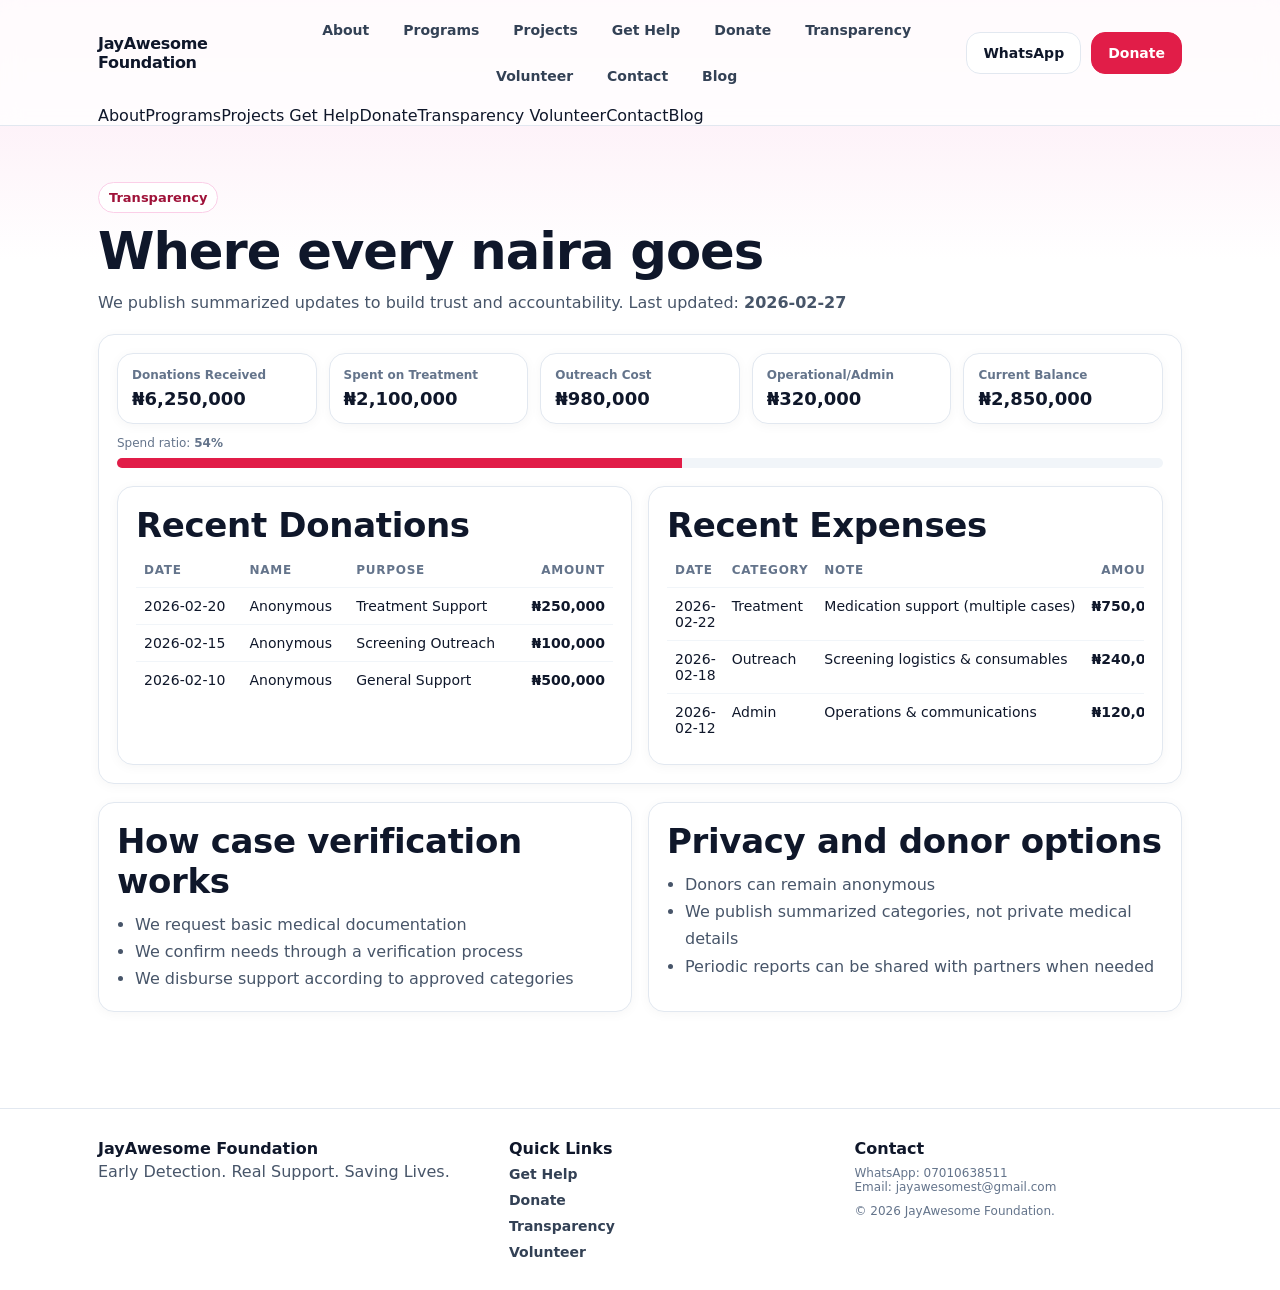
<file: transparency.html>
<!doctype html><html lang="en"><head>
<meta charset="utf-8"/><meta name="viewport" content="width=device-width,initial-scale=1"/>
<title>Transparency • JayAwesome Foundation</title>
<link rel="stylesheet" href="assets/css/styles.css"/></head><body>
<header><div class="container"><div class="navbar">
<a class="brand" href="index.html">JayAwesome Foundation</a>
<nav class="navlinks">
<a href="about.html">About</a><a href="programs.html">Programs</a><a href="projects.html">Projects</a>
<a href="get-help.html">Get Help</a><a href="donate.html">Donate</a><a href="transparency.html">Transparency</a>
<a href="volunteer.html">Volunteer</a><a href="contact.html">Contact</a><a href="blog.html">Blog</a>
</nav><div class="nav-actions">
<button class="btn mobile-toggle" data-mobile-toggle aria-expanded="false">Menu</button>
<a class="btn" href="https://wa.me/2347010638511" target="_blank" rel="noreferrer">WhatsApp</a>
<a class="btn btn-primary" href="donate.html">Donate</a></div></div>
<div class="mobile-panel" data-mobile-panel>
<a href="about.html">About</a><a href="programs.html">Programs</a><a href="projects.html">Projects</a>
<a href="get-help.html">Get Help</a><a href="donate.html">Donate</a><a href="transparency.html">Transparency</a>
<a href="volunteer.html">Volunteer</a><a href="contact.html">Contact</a><a href="blog.html">Blog</a>
</div></div></header>

<section class="section"><div class="container">
<div class="badge">Transparency</div>
<h1 class="h1">Where every naira goes</h1>
<p class="p">We publish summarized updates to build trust and accountability. Last updated: <b data-last-updated>—</b></p>

<div class="card" style="margin-top:18px" data-ledger data-ledger-src="data/ledger.json">
  <div class="kpi">
    <div class="card k"><div class="label">Donations Received</div><div class="value" data-kpi-donations>—</div></div>
    <div class="card k"><div class="label">Spent on Treatment</div><div class="value" data-kpi-treatment>—</div></div>
    <div class="card k"><div class="label">Outreach Cost</div><div class="value" data-kpi-outreach>—</div></div>
    <div class="card k"><div class="label">Operational/Admin</div><div class="value" data-kpi-admin>—</div></div>
    <div class="card k"><div class="label">Current Balance</div><div class="value" data-kpi-balance>—</div></div>
  </div>

  <div class="progress">
    <div class="small">Spend ratio: <b data-spend-pct>—</b></div>
    <div class="bar" style="margin-top:8px"><div data-spend-bar></div></div>
  </div>

  <div class="grid grid-2" style="margin-top:18px">
    <div class="card">
      <h2 class="h2">Recent Donations</h2>
      <div style="overflow-x:auto">
        <table class="table">
          <thead><tr><th>Date</th><th>Name</th><th>Purpose</th><th style="text-align:right">Amount</th></tr></thead>
          <tbody data-donations-body></tbody>
        </table>
      </div>
    </div>

    <div class="card">
      <h2 class="h2">Recent Expenses</h2>
      <div style="overflow-x:auto">
        <table class="table">
          <thead><tr><th>Date</th><th>Category</th><th>Note</th><th style="text-align:right">Amount</th></tr></thead>
          <tbody data-expenses-body></tbody>
        </table>
      </div>
    </div>
  </div>
</div>

<div class="grid grid-2" style="margin-top:18px">
  <div class="card">
    <h2 class="h2">How case verification works</h2>
    <ul class="list">
      <li>We request basic medical documentation</li>
      <li>We confirm needs through a verification process</li>
      <li>We disburse support according to approved categories</li>
    </ul>
  </div>
  <div class="card">
    <h2 class="h2">Privacy and donor options</h2>
    <ul class="list">
      <li>Donors can remain anonymous</li>
      <li>We publish summarized categories, not private medical details</li>
      <li>Periodic reports can be shared with partners when needed</li>
    </ul>
  </div>
</div>

</div></section>

<footer class="footer"><div class="container"><div class="cols">
<div><div style="font-weight:900">JayAwesome Foundation</div><p class="p">Early Detection. Real Support. Saving Lives.</p></div>
<div><div style="font-weight:900;margin-bottom:8px">Quick Links</div>
<div class="grid" style="gap:10px"><a href="get-help.html">Get Help</a><a href="donate.html">Donate</a><a href="transparency.html">Transparency</a><a href="volunteer.html">Volunteer</a></div></div>
<div><div style="font-weight:900;margin-bottom:8px">Contact</div>
<div class="small">WhatsApp: 07010638511</div><div class="small">Email: jayawesomest@gmail.com</div>
<div class="small" style="margin-top:10px">© <span data-year></span> JayAwesome Foundation.</div></div>
</div></div></footer>

<script src="assets/js/main.js"></script>
<script src="assets/js/ledger.js"></script>
</body></html>
</file>
<file: assets/css/styles.css>
:root{
  --bg:#ffffff;
  --soft:#f8fafc;
  --text:#0f172a;
  --muted:#475569;
  --border:#e2e8f0;
  --pink:#e11d48;
  --pink2:#fce7f3;
  --nav:#ffffffcc;
  --shadow: 0 10px 25px rgba(2,6,23,.08);
  --radius: 16px;
  --max: 1120px;
}

*{box-sizing:border-box}
html{scroll-behavior:smooth}
body{
  margin:0;
  font-family: ui-sans-serif, system-ui, -apple-system, Segoe UI, Roboto, Arial, "Apple Color Emoji","Segoe UI Emoji";
  color:var(--text);
  background: linear-gradient(180deg, var(--pink2), var(--bg) 260px);
}
a{color:inherit; text-decoration:none}
img{max-width:100%; display:block}

.container{max-width:var(--max); margin:0 auto; padding:0 18px}
.section{padding:56px 0}
.card{
  background:var(--bg);
  border:1px solid var(--border);
  border-radius:var(--radius);
  box-shadow: 0 2px 12px rgba(2,6,23,.04);
  padding:18px;
}
.grid{display:grid; gap:16px}
.grid-2{grid-template-columns: repeat(2, minmax(0, 1fr))}
.grid-3{grid-template-columns: repeat(3, minmax(0, 1fr))}
@media (max-width:900px){
  .grid-2,.grid-3{grid-template-columns: 1fr}
}

.badge{
  display:inline-flex;
  align-items:center;
  gap:8px;
  padding:7px 10px;
  border-radius:999px;
  font-size:13px;
  font-weight:700;
  background:var(--bg);
  border:1px solid #fbcfe8;
  color:#9f1239;
}

.h1{
  font-size: clamp(30px, 4vw, 54px);
  line-height:1.05;
  margin:12px 0 10px;
  letter-spacing:-.02em;
}
.h2{
  font-size: clamp(22px, 3vw, 34px);
  margin:0 0 8px;
  letter-spacing:-.01em;
}
.p{color:var(--muted); line-height:1.7; margin:0}

.btnrow{display:flex; flex-wrap:wrap; gap:10px; margin-top:18px}
.btn{
  display:inline-flex;
  align-items:center;
  justify-content:center;
  gap:10px;
  border-radius:14px;
  padding:12px 16px;
  font-weight:800;
  font-size:14px;
  border:1px solid var(--border);
  background:var(--bg);
  cursor:pointer;
}
.btn:hover{filter:brightness(.98)}
.btn-primary{
  background:var(--pink);
  border-color:var(--pink);
  color:#fff;
}
.btn-dark{
  background:#0f172a;
  border-color:#0f172a;
  color:#fff;
}

header{
  position:sticky;
  top:0;
  z-index:50;
  backdrop-filter: blur(10px);
  background:var(--nav);
  border-bottom:1px solid var(--border);
}
.navbar{
  display:flex;
  align-items:center;
  justify-content:space-between;
  padding:14px 0;
}
.brand{
  font-weight:900;
  letter-spacing:-.02em;
}
.navlinks{
  display:flex;
  gap:14px;
  flex-wrap:wrap;
  justify-content:center;
}
.navlinks a{
  font-size:14px;
  font-weight:800;
  color: #334155;
  padding:8px 10px;
  border-radius:12px;
}
.navlinks a:hover{background:var(--soft)}
.nav-actions{display:flex; gap:10px; align-items:center}

.mobile-toggle{display:none}
@media (max-width:900px){
  .navlinks{display:none}
  .mobile-toggle{display:inline-flex}
  .mobile-panel{
    display:none;
    padding:10px 0 16px;
  }
  .mobile-panel a{
    display:block;
    padding:10px 10px;
    border-radius:12px;
    font-weight:800;
    color:#334155;
  }
  .mobile-panel a:hover{background:var(--soft)}
}

.hero{
  padding:56px 0 20px;
}
.hero-wrap{
  display:grid;
  gap:18px;
  grid-template-columns: 1.25fr .75fr;
  align-items:stretch;
}
@media (max-width:900px){
  .hero-wrap{grid-template-columns:1fr}
}
.promise ul{margin:10px 0 0; padding-left:18px; color:var(--muted); line-height:1.7}
.promise .note{
  margin-top:14px;
  background: var(--pink2);
  border: 1px solid #fbcfe8;
  border-radius: 14px;
  padding: 12px;
  color:#334155;
  font-size:14px;
}

.kpi{
  display:grid;
  gap:12px;
  grid-template-columns: repeat(5, minmax(0, 1fr));
}
@media (max-width:900px){
  .kpi{grid-template-columns: 1fr 1fr}
}
.kpi .k{padding:14px}
.k .label{font-size:12px; font-weight:900; color:#64748b}
.k .value{margin-top:6px; font-size:18px; font-weight:900}
.small{font-size:12px; color:#64748b}

.list{
  margin:10px 0 0;
  padding-left:18px;
  color:var(--muted);
  line-height:1.7;
}
.table{
  width:100%;
  border-collapse:collapse;
  font-size:14px;
}
.table th, .table td{
  border-top:1px solid #f1f5f9;
  padding:10px 8px;
  text-align:left;
  vertical-align:top;
}
.table th{
  font-size:12px;
  text-transform:uppercase;
  letter-spacing:.06em;
  color:#64748b;
  border-top:none;
}
.truncate{
  max-width:320px;
  white-space:nowrap;
  overflow:hidden;
  text-overflow:ellipsis;
}

.progress{
  margin-top:12px;
}
.bar{
  height:10px;
  background:#f1f5f9;
  border-radius:999px;
  overflow:hidden;
}
.bar > div{
  height:10px;
  background:var(--pink);
  width:0%;
}
.footer{
  margin-top:40px;
  padding:30px 0;
  background:var(--bg);
  border-top:1px solid var(--border);
}
.footer .cols{
  display:grid;
  gap:18px;
  grid-template-columns: 1.2fr 1fr 1fr;
}
@media (max-width:900px){
  .footer .cols{grid-template-columns:1fr}
}
.footer a{color:#334155; font-weight:800; font-size:14px}
.footer a:hover{text-decoration:underline}
</file>
